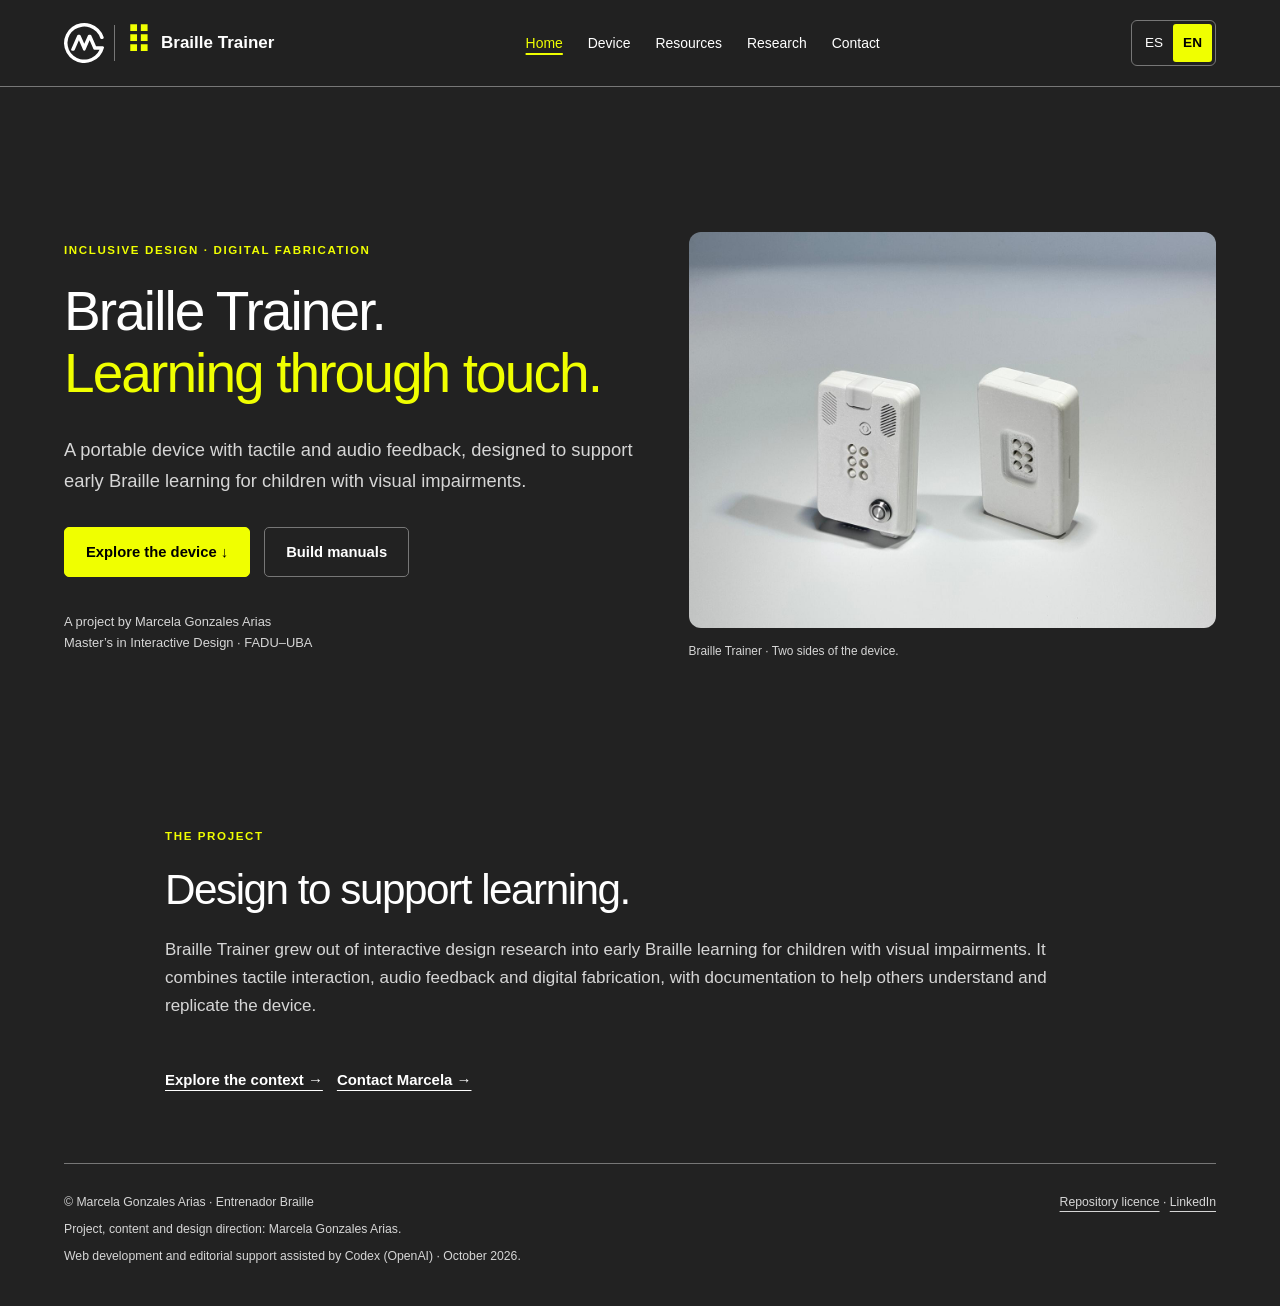
<file: index.html>
<!doctype html><html lang="es"><head><meta charset="utf-8"><meta name="viewport" content="width=device-width,initial-scale=1"><title>Inicio | Entrenador Braille</title><meta name="description" content="Entrenador Braille: contexto, dispositivo, manuales y archivos para replicar el proyecto."><meta name="theme-color" content="#222222"><link rel="stylesheet" href="assets/css/repository.css"><script defer src="assets/js/repository.js"></script></head><body data-title-es="Inicio" data-title-en="Home"><a class="skip" href="#main"><span lang="es">Saltar al contenido</span><span lang="en">Skip to content</span></a><header><a class="brand" href="index.html"><img class="author-logo" src="assets/css/images/logomga-07.svg" alt="Logo de Marcela Gonzales" data-es-alt="Logo de Marcela Gonzales" data-en-alt="Marcela Gonzales logo"><span class="brand-dots" aria-hidden="true">⠿</span><span><span lang="es">Entrenador Braille</span><span lang="en">Braille Trainer</span></span></a><nav aria-label="Principal" data-es-label="Principal" data-en-label="Main"><a href="index.html" aria-current="page"><span lang="es">Inicio</span><span lang="en">Home</span></a><a href="dispositivo.html"><span lang="es">Dispositivo</span><span lang="en">Device</span></a><a href="recursos.html"><span lang="es">Recursos</span><span lang="en">Resources</span></a><a href="investigacion.html"><span lang="es">Investigación</span><span lang="en">Research</span></a><a href="contacto.html"><span lang="es">Contacto</span><span lang="en">Contact</span></a></nav><div class="language" role="group" aria-label="Idioma / Language"><button type="button" data-lang="es" aria-pressed="true">ES</button><button type="button" data-lang="en" aria-pressed="false">EN</button></div></header><main id="main"><section class="hero wrap" id="intro"><div class="hero-copy"><p class="eyebrow"><span lang="es">Diseño inclusivo · Fabricación digital</span><span lang="en">Inclusive design · Digital fabrication</span></p><h1><span lang="es">Entrenador Braille.<br><em>Aprender con las manos.</em></span><span lang="en">Braille Trainer.<br><em>Learning through touch.</em></span></h1><p class="lead"><span lang="es">Un dispositivo portátil con retroalimentación táctil y sonora, diseñado para apoyar el aprendizaje inicial del Braille en niños con discapacidad visual.</span><span lang="en">A portable device with tactile and audio feedback, designed to support early Braille learning for children with visual impairments.</span></p><div class="actions"><a class="button primary" href="dispositivo.html"><span lang="es">Explorar el dispositivo ↓</span><span lang="en">Explore the device ↓</span></a><a class="button" href="recursos.html"><span lang="es">Manuales para replicar</span><span lang="en">Build manuals</span></a></div><p class="credit"><span lang="es">Proyecto de Marcela Gonzales Arias<br>Maestría en Diseño Interactivo · FADU–UBA</span><span lang="en">A project by Marcela Gonzales Arias<br>Master’s in Interactive Design · FADU–UBA</span></p></div><figure class="hero-image"><img src="images/index/dispositivo-vistas-principales.jpeg" width="1280" height="960" alt="Dos unidades blancas del Entrenador Braille de pie: una muestra la cara con botón validador y la otra, la cara con pines en relieve." data-es-alt="Dos unidades blancas del Entrenador Braille de pie: una muestra la cara con botón validador y la otra, la cara con pines en relieve." data-en-alt="Two white Braille Trainer units standing upright: one shows the side with the validation button and the other the side with raised pins." fetchpriority="high"><figcaption><span lang="es">Entrenador Braille · Dos caras del dispositivo.</span><span lang="en">Braille Trainer · Two sides of the device.</span></figcaption></figure></section><section class="wrap home-context"><p class="eyebrow"><span lang="es">El proyecto</span><span lang="en">The project</span></p><h2><span lang="es">Diseño para apoyar el aprendizaje.</span><span lang="en">Design to support learning.</span></h2><p><span lang="es">El Entrenador Braille nace de una investigación de diseño interactivo sobre el aprendizaje inicial del Braille en niños con discapacidad visual. Combina interacción táctil, respuesta sonora y fabricación digital, con documentación para comprender y replicar el dispositivo.</span><span lang="en">Braille Trainer grew out of interactive design research into early Braille learning for children with visual impairments. It combines tactile interaction, audio feedback and digital fabrication, with documentation to help others understand and replicate the device.</span></p><div class="actions"><a class="text-link" href="investigacion.html"><span lang="es">Conocer el contexto →</span><span lang="en">Explore the context →</span></a><a class="text-link" href="contacto.html"><span lang="es">Contactar con Marcela →</span><span lang="en">Contact Marcela →</span></a></div></section></main><footer class="wrap"><div><p>© Marcela Gonzales Arias · Entrenador Braille</p><p><span lang="es">Proyecto, contenidos y dirección de diseño: Marcela Gonzales Arias.</span><span lang="en">Project, content and design direction: Marcela Gonzales Arias.</span></p><p><span lang="es">Desarrollo web y apoyo editorial con asistencia de Codex (OpenAI) · octubre de 2026.</span><span lang="en">Web development and editorial support assisted by Codex (OpenAI) · October 2026.</span></p></div><div><a class="" href="LICENSE"><span lang="es">Licencia del repositorio</span><span lang="en">Repository licence</span></a> · <a class="" href="https://www.linkedin.com/in/marcela-gonzales-arias/"><span lang="es">LinkedIn</span><span lang="en">LinkedIn</span></a></div></footer><noscript><p class="noscript">El contenido y los enlaces están disponibles sin JavaScript. Actívalo para cambiar el idioma y explorar el modelo 3D.</p></noscript></body></html>
</file>
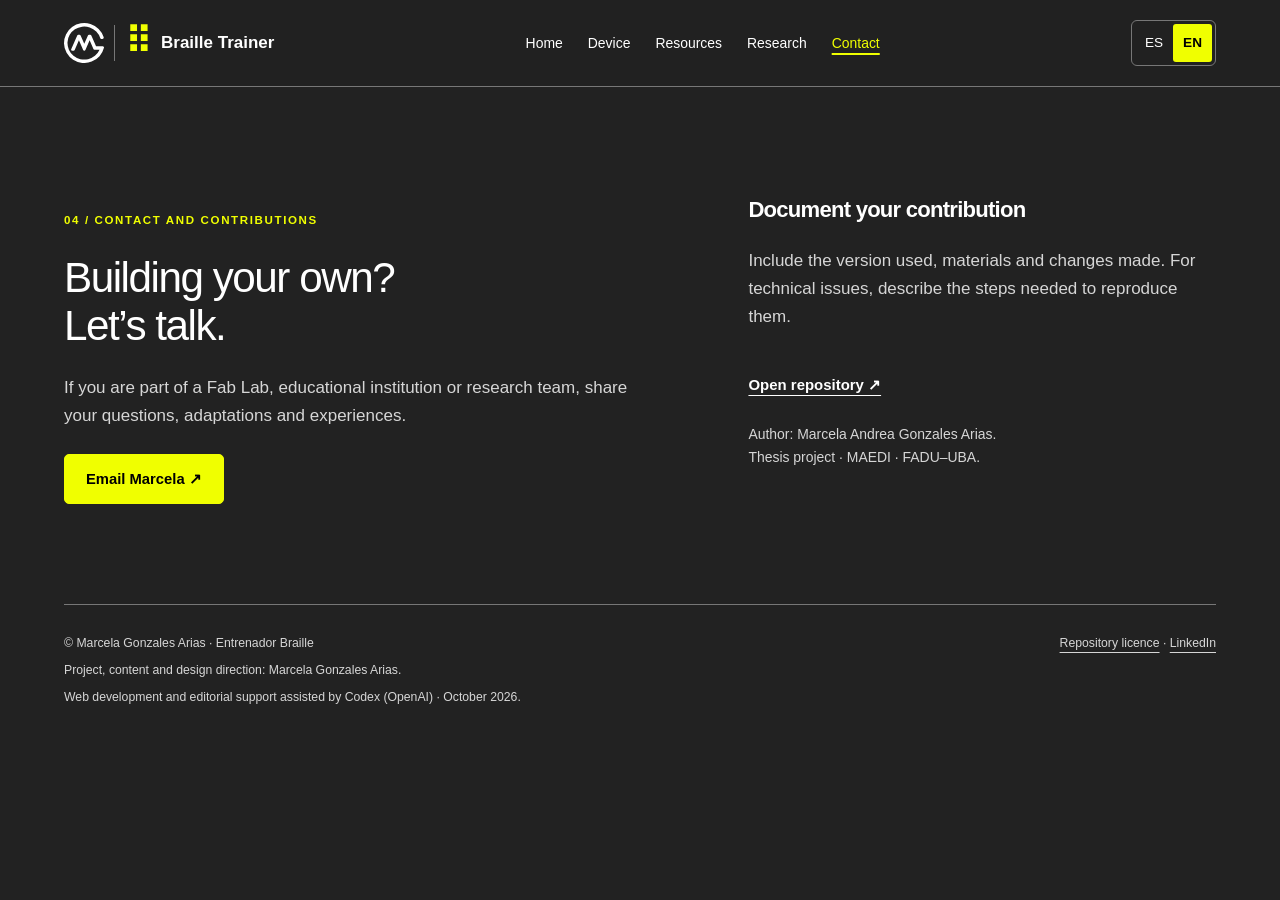
<file: contacto.html>
<!doctype html><html lang="es"><head><meta charset="utf-8"><meta name="viewport" content="width=device-width,initial-scale=1"><title>Contacto | Entrenador Braille</title><meta name="description" content="Entrenador Braille: contexto, dispositivo, manuales y archivos para replicar el proyecto."><meta name="theme-color" content="#222222"><link rel="stylesheet" href="assets/css/repository.css"><script defer src="assets/js/repository.js"></script></head><body data-title-es="Contacto" data-title-en="Contact"><a class="skip" href="#main"><span lang="es">Saltar al contenido</span><span lang="en">Skip to content</span></a><header><a class="brand" href="index.html"><img class="author-logo" src="assets/css/images/logomga-07.svg" alt="Logo de Marcela Gonzales" data-es-alt="Logo de Marcela Gonzales" data-en-alt="Marcela Gonzales logo"><span class="brand-dots" aria-hidden="true">⠿</span><span><span lang="es">Entrenador Braille</span><span lang="en">Braille Trainer</span></span></a><nav aria-label="Principal" data-es-label="Principal" data-en-label="Main"><a href="index.html"><span lang="es">Inicio</span><span lang="en">Home</span></a><a href="dispositivo.html"><span lang="es">Dispositivo</span><span lang="en">Device</span></a><a href="recursos.html"><span lang="es">Recursos</span><span lang="en">Resources</span></a><a href="investigacion.html"><span lang="es">Investigación</span><span lang="en">Research</span></a><a href="contacto.html" aria-current="page"><span lang="es">Contacto</span><span lang="en">Contact</span></a></nav><div class="language" role="group" aria-label="Idioma / Language"><button type="button" data-lang="es" aria-pressed="true">ES</button><button type="button" data-lang="en" aria-pressed="false">EN</button></div></header><main id="main"><section class="section wrap contact" id="three"><div><p class="eyebrow">04 / <span lang="es">Contacto y contribuciones</span><span lang="en">Contact and contributions</span></p><h1 class="page-title"><span lang="es">¿Lo estás replicando?<br>Conversemos.</span><span lang="en">Building your own?<br>Let’s talk.</span></h1><p><span lang="es">Si formas parte de un Fab Lab, una institución educativa o un equipo de investigación, comparte tus preguntas, adaptaciones y experiencias.</span><span lang="en">If you are part of a Fab Lab, educational institution or research team, share your questions, adaptations and experiences.</span></p><a class="button primary" href="mailto:marcela.gonzales@pucp.edu.pe"><span lang="es">Escribir a Marcela ↗</span><span lang="en">Email Marcela ↗</span></a></div><div><h3><span lang="es">Documenta tu contribución</span><span lang="en">Document your contribution</span></h3><p><span lang="es">Indica la versión utilizada, los materiales y los cambios realizados. Para problemas técnicos, incluye los pasos que permiten reproducirlos.</span><span lang="en">Include the version used, materials and changes made. For technical issues, describe the steps needed to reproduce them.</span></p><a class="text-link" href="https://github.com/mgonzari/BrailleTrainer"><span lang="es">Abrir repositorio ↗</span><span lang="en">Open repository ↗</span></a><p class="small"><span lang="es">Autora: Marcela Andrea Gonzales Arias.<br>Proyecto de tesis · MAEDI · FADU–UBA.</span><span lang="en">Author: Marcela Andrea Gonzales Arias.<br>Thesis project · MAEDI · FADU–UBA.</span></p></div></section></main><footer class="wrap"><div><p>© Marcela Gonzales Arias · Entrenador Braille</p><p><span lang="es">Proyecto, contenidos y dirección de diseño: Marcela Gonzales Arias.</span><span lang="en">Project, content and design direction: Marcela Gonzales Arias.</span></p><p><span lang="es">Desarrollo web y apoyo editorial con asistencia de Codex (OpenAI) · octubre de 2026.</span><span lang="en">Web development and editorial support assisted by Codex (OpenAI) · October 2026.</span></p></div><div><a class="" href="LICENSE"><span lang="es">Licencia del repositorio</span><span lang="en">Repository licence</span></a> · <a class="" href="https://www.linkedin.com/in/marcela-gonzales-arias/"><span lang="es">LinkedIn</span><span lang="en">LinkedIn</span></a></div></footer><noscript><p class="noscript">El contenido y los enlaces están disponibles sin JavaScript. Actívalo para cambiar el idioma y explorar el modelo 3D.</p></noscript></body></html>
</file>
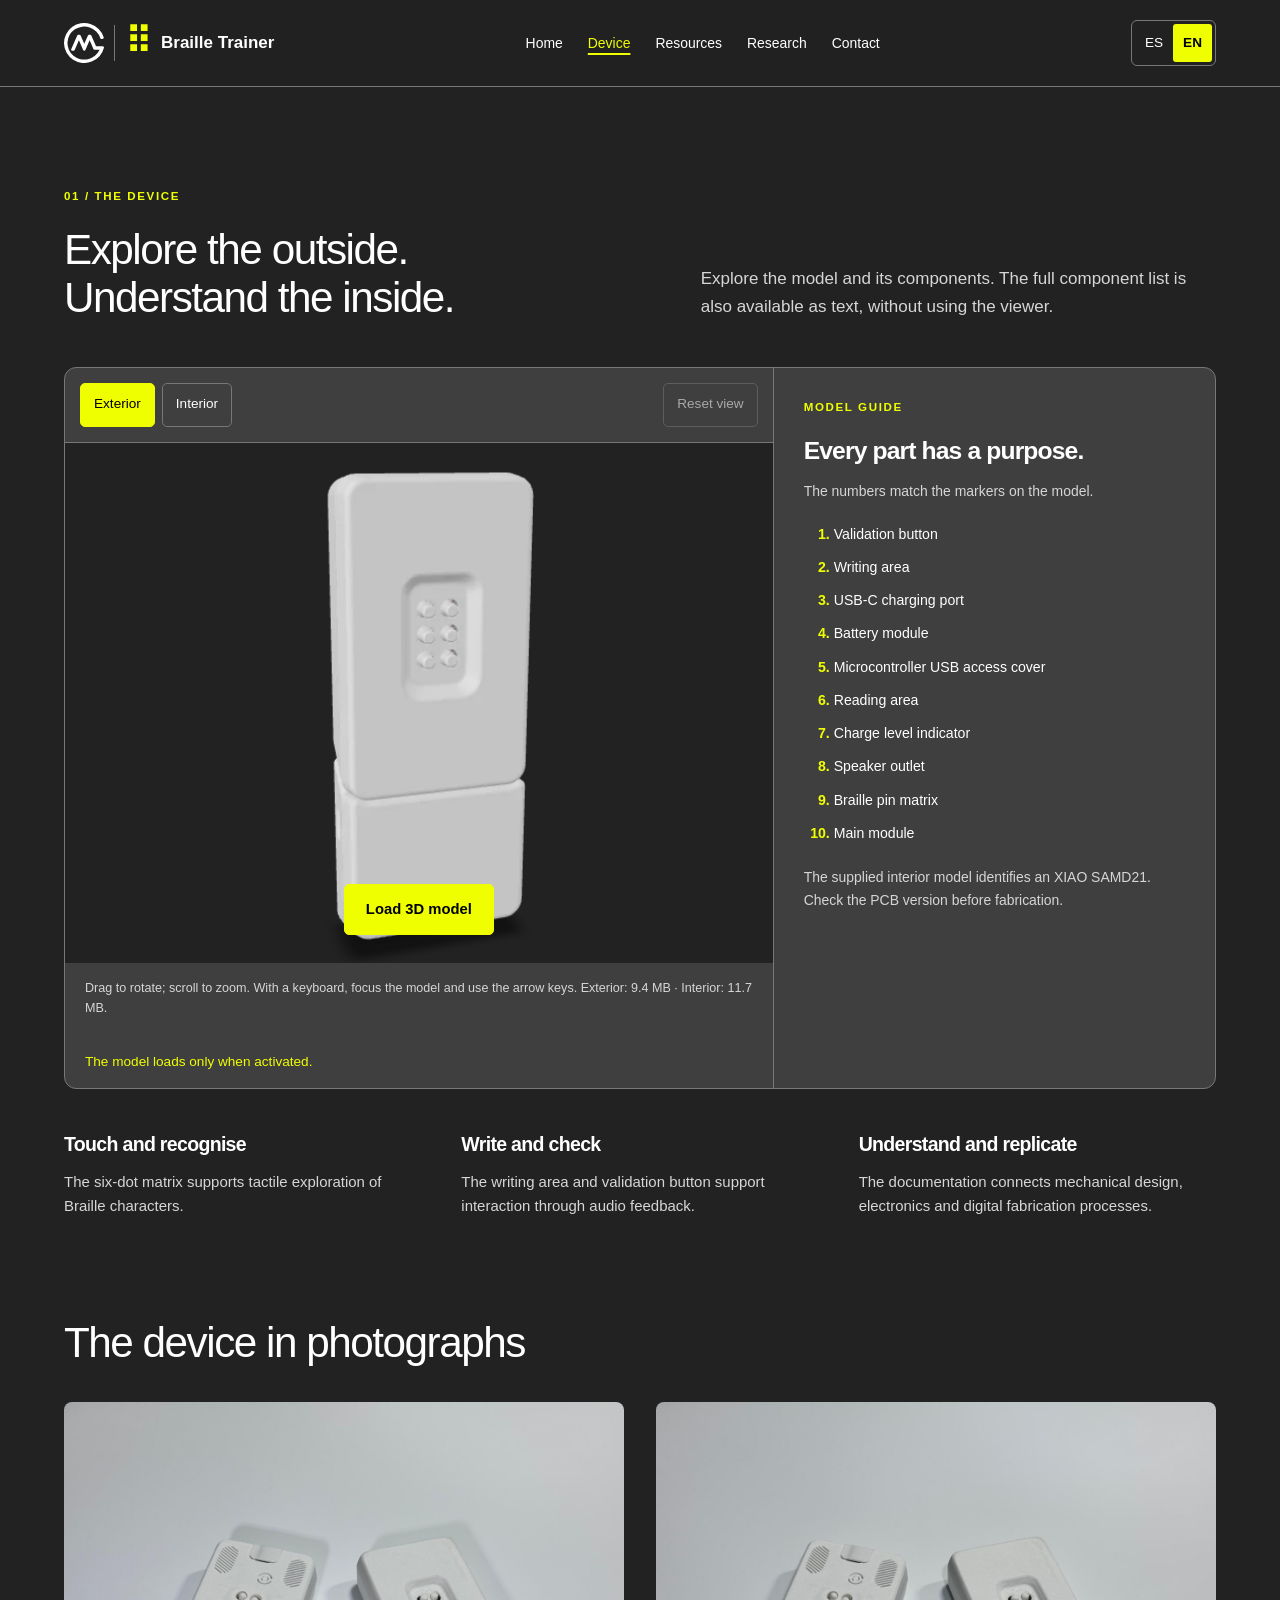
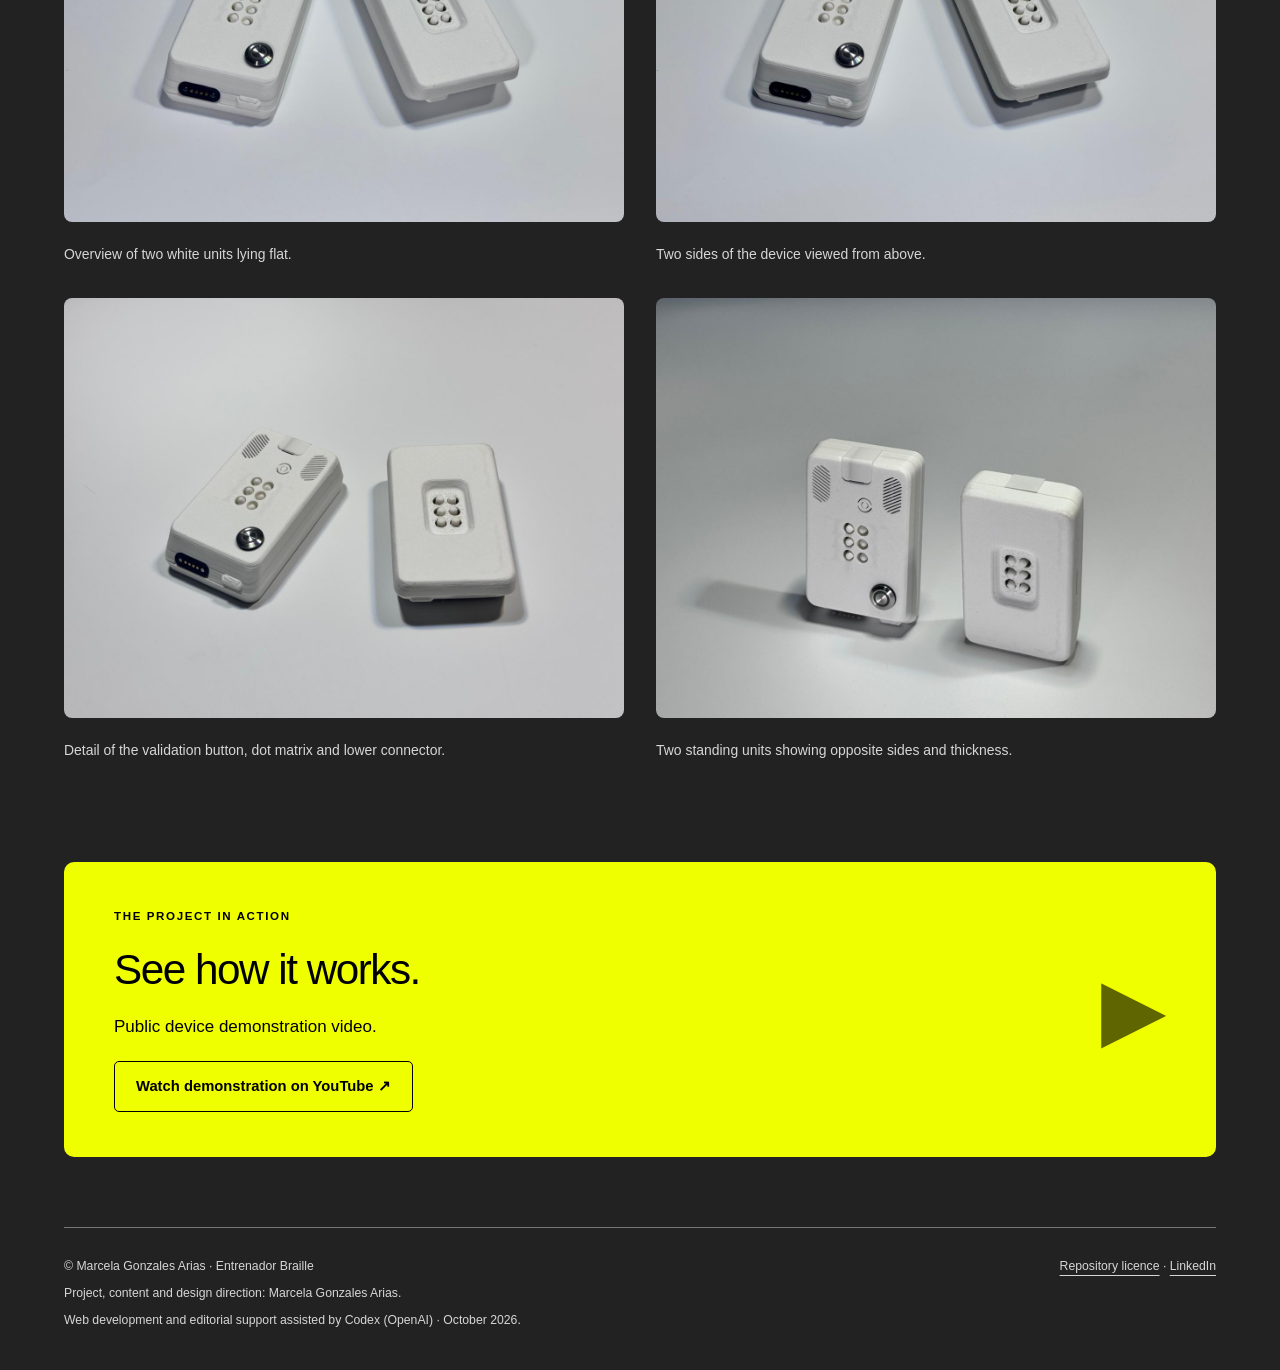
<file: dispositivo.html>
<!doctype html><html lang="es"><head><meta charset="utf-8"><meta name="viewport" content="width=device-width,initial-scale=1"><title>Dispositivo | Entrenador Braille</title><meta name="description" content="Entrenador Braille: contexto, dispositivo, manuales y archivos para replicar el proyecto."><meta name="theme-color" content="#222222"><link rel="stylesheet" href="assets/css/repository.css"><script defer src="assets/js/models.js"></script><script defer src="assets/js/repository.js"></script></head><body data-title-es="Dispositivo" data-title-en="Device"><a class="skip" href="#main"><span lang="es">Saltar al contenido</span><span lang="en">Skip to content</span></a><header><a class="brand" href="index.html"><img class="author-logo" src="assets/css/images/logomga-07.svg" alt="Logo de Marcela Gonzales" data-es-alt="Logo de Marcela Gonzales" data-en-alt="Marcela Gonzales logo"><span class="brand-dots" aria-hidden="true">⠿</span><span><span lang="es">Entrenador Braille</span><span lang="en">Braille Trainer</span></span></a><nav aria-label="Principal" data-es-label="Principal" data-en-label="Main"><a href="index.html"><span lang="es">Inicio</span><span lang="en">Home</span></a><a href="dispositivo.html" aria-current="page"><span lang="es">Dispositivo</span><span lang="en">Device</span></a><a href="recursos.html"><span lang="es">Recursos</span><span lang="en">Resources</span></a><a href="investigacion.html"><span lang="es">Investigación</span><span lang="en">Research</span></a><a href="contacto.html"><span lang="es">Contacto</span><span lang="en">Contact</span></a></nav><div class="language" role="group" aria-label="Idioma / Language"><button type="button" data-lang="es" aria-pressed="true">ES</button><button type="button" data-lang="en" aria-pressed="false">EN</button></div></header><main id="main"><section class="section wrap" id="dispositivo"><div class="section-heading"><div><p class="eyebrow">01 / <span lang="es">El dispositivo</span><span lang="en">The device</span></p><h1 class="page-title"><span lang="es">Míralo por fuera.<br>Entiéndelo por dentro.</span><span lang="en">Explore the outside.<br>Understand the inside.</span></h1></div><p><span lang="es">Recorre el modelo y consulta sus componentes. También encontrarás la lista completa en texto, sin necesidad de usar el visor.</span><span lang="en">Explore the model and its components. The full component list is also available as text, without using the viewer.</span></p></div>
<div class="explorer"><div class="viewer-column"><div class="viewer-toolbar" role="group" aria-label="Vista del modelo" data-es-label="Vista del modelo" data-en-label="Model view"><button type="button" data-mode="exterior" aria-pressed="true"><span lang="es">Exterior</span><span lang="en">Exterior</span></button><button type="button" data-mode="interior" aria-pressed="false"><span lang="es">Interior</span><span lang="en">Interior</span></button><button type="button" id="reset" disabled><span lang="es">Restablecer vista</span><span lang="en">Reset view</span></button></div><div class="stage"><img id="poster" src="assets/models/exterior.webp" alt="Vista previa del modelo exterior" data-es-alt="Vista previa del modelo exterior" data-en-alt="Exterior model preview"><div id="model-slot"></div><button type="button" id="load-model" class="button primary"><span lang="es">Activar modelo 3D</span><span lang="en">Load 3D model</span></button></div><p class="viewer-help"><span lang="es">Arrastra para girar; usa la rueda para acercarte. Con teclado, enfoca el modelo y usa las flechas. Exterior: 9,4 MB · Interior: 11,7 MB.</span><span lang="en">Drag to rotate; scroll to zoom. With a keyboard, focus the model and use the arrow keys. Exterior: 9.4 MB · Interior: 11.7 MB.</span></p><p id="viewer-status" role="status" class="status"></p></div><aside class="parts"><p class="eyebrow"><span lang="es">Guía del modelo</span><span lang="en">Model guide</span></p><h3><span lang="es">Cada pieza tiene un propósito.</span><span lang="en">Every part has a purpose.</span></h3><p><span lang="es">Los números corresponden a los puntos del modelo.</span><span lang="en">The numbers match the markers on the model.</span></p><ol id="part-list"></ol><noscript><p>Exterior: botón validador, zonas de escritura y lectura, carga USB-C, batería, matriz Braille y parlante. Interior: XIAO SAMD21, DFPlayer mini, conectores, TP4056, MT3608 y batería.</p></noscript><p class="small"><span lang="es">El modelo interior suministrado identifica un XIAO SAMD21. Consulta la versión de PCB antes de fabricar.</span><span lang="en">The supplied interior model identifies an XIAO SAMD21. Check the PCB version before fabrication.</span></p></aside></div>
<div class="device-summary"><div><h3><span lang="es">Tocar y reconocer</span><span lang="en">Touch and recognise</span></h3><p><span lang="es">La matriz de seis puntos permite explorar la representación táctil de los caracteres Braille.</span><span lang="en">The six-dot matrix supports tactile exploration of Braille characters.</span></p></div><div><h3><span lang="es">Escribir y comprobar</span><span lang="en">Write and check</span></h3><p><span lang="es">La zona de escritura y el botón validador acompañan la interacción con retroalimentación sonora.</span><span lang="en">The writing area and validation button support interaction through audio feedback.</span></p></div><div><h3><span lang="es">Comprender y replicar</span><span lang="en">Understand and replicate</span></h3><p><span lang="es">La documentación conecta el diseño mecánico, la electrónica y los procesos de fabricación digital.</span><span lang="en">The documentation connects mechanical design, electronics and digital fabrication processes.</span></p></div></div></section><section class="wrap section gallery-section"><h2><span lang="es">El dispositivo en fotografías</span><span lang="en">The device in photographs</span></h2><div class="photo-gallery"><figure><a href="images/index/dispositivo-vista-general.jpeg" aria-label="Vista general de dos unidades blancas acostadas." data-es-label="Vista general de dos unidades blancas acostadas." data-en-label="Overview of two white units lying flat."><img src="images/index/dispositivo-vista-general.jpeg" width="1280" height="960" loading="lazy" alt="Vista general de dos unidades blancas acostadas." data-es-alt="Vista general de dos unidades blancas acostadas." data-en-alt="Overview of two white units lying flat."></a><figcaption><span lang="es">Vista general de dos unidades blancas acostadas.</span><span lang="en">Overview of two white units lying flat.</span></figcaption></figure><figure><a href="images/index/dispositivo-vistas-acostadas.jpeg" aria-label="Dos caras del dispositivo vistas desde arriba." data-es-label="Dos caras del dispositivo vistas desde arriba." data-en-label="Two sides of the device viewed from above."><img src="images/index/dispositivo-vistas-acostadas.jpeg" width="1280" height="960" loading="lazy" alt="Dos caras del dispositivo vistas desde arriba." data-es-alt="Dos caras del dispositivo vistas desde arriba." data-en-alt="Two sides of the device viewed from above."></a><figcaption><span lang="es">Dos caras del dispositivo vistas desde arriba.</span><span lang="en">Two sides of the device viewed from above.</span></figcaption></figure><figure><a href="images/index/dispositivo-detalle-conectores.jpeg" aria-label="Detalle del botón validador, matriz de puntos y conector inferior." data-es-label="Detalle del botón validador, matriz de puntos y conector inferior." data-en-label="Detail of the validation button, dot matrix and lower connector."><img src="images/index/dispositivo-detalle-conectores.jpeg" width="1280" height="960" loading="lazy" alt="Detalle del botón validador, matriz de puntos y conector inferior." data-es-alt="Detalle del botón validador, matriz de puntos y conector inferior." data-en-alt="Detail of the validation button, dot matrix and lower connector."></a><figcaption><span lang="es">Detalle del botón validador, matriz de puntos y conector inferior.</span><span lang="en">Detail of the validation button, dot matrix and lower connector.</span></figcaption></figure><figure><a href="images/index/dispositivo-vistas-verticales.jpeg" aria-label="Dos unidades de pie, mostrando las caras opuestas y el espesor." data-es-label="Dos unidades de pie, mostrando las caras opuestas y el espesor." data-en-label="Two standing units showing opposite sides and thickness."><img src="images/index/dispositivo-vistas-verticales.jpeg" width="1280" height="960" loading="lazy" alt="Dos unidades de pie, mostrando las caras opuestas y el espesor." data-es-alt="Dos unidades de pie, mostrando las caras opuestas y el espesor." data-en-alt="Two standing units showing opposite sides and thickness."></a><figcaption><span lang="es">Dos unidades de pie, mostrando las caras opuestas y el espesor.</span><span lang="en">Two standing units showing opposite sides and thickness.</span></figcaption></figure></div></section><section class="media-section wrap"><div><p class="eyebrow"><span lang="es">El proyecto en acción</span><span lang="en">The project in action</span></p><h2><span lang="es">Conoce su funcionamiento.</span><span lang="en">See how it works.</span></h2><p><span lang="es">Video público de demostración del dispositivo.</span><span lang="en">Public device demonstration video.</span></p><a class="button" href="https://youtu.be/ZruF-VgQvOI"><span lang="es">Ver demostración en YouTube ↗</span><span lang="en">Watch demonstration on YouTube ↗</span></a></div><div class="media-mark" aria-hidden="true">▶</div></section></main><footer class="wrap"><div><p>© Marcela Gonzales Arias · Entrenador Braille</p><p><span lang="es">Proyecto, contenidos y dirección de diseño: Marcela Gonzales Arias.</span><span lang="en">Project, content and design direction: Marcela Gonzales Arias.</span></p><p><span lang="es">Desarrollo web y apoyo editorial con asistencia de Codex (OpenAI) · octubre de 2026.</span><span lang="en">Web development and editorial support assisted by Codex (OpenAI) · October 2026.</span></p></div><div><a class="" href="LICENSE"><span lang="es">Licencia del repositorio</span><span lang="en">Repository licence</span></a> · <a class="" href="https://www.linkedin.com/in/marcela-gonzales-arias/"><span lang="es">LinkedIn</span><span lang="en">LinkedIn</span></a></div></footer><noscript><p class="noscript">El contenido y los enlaces están disponibles sin JavaScript. Actívalo para cambiar el idioma y explorar el modelo 3D.</p></noscript></body></html>
</file>
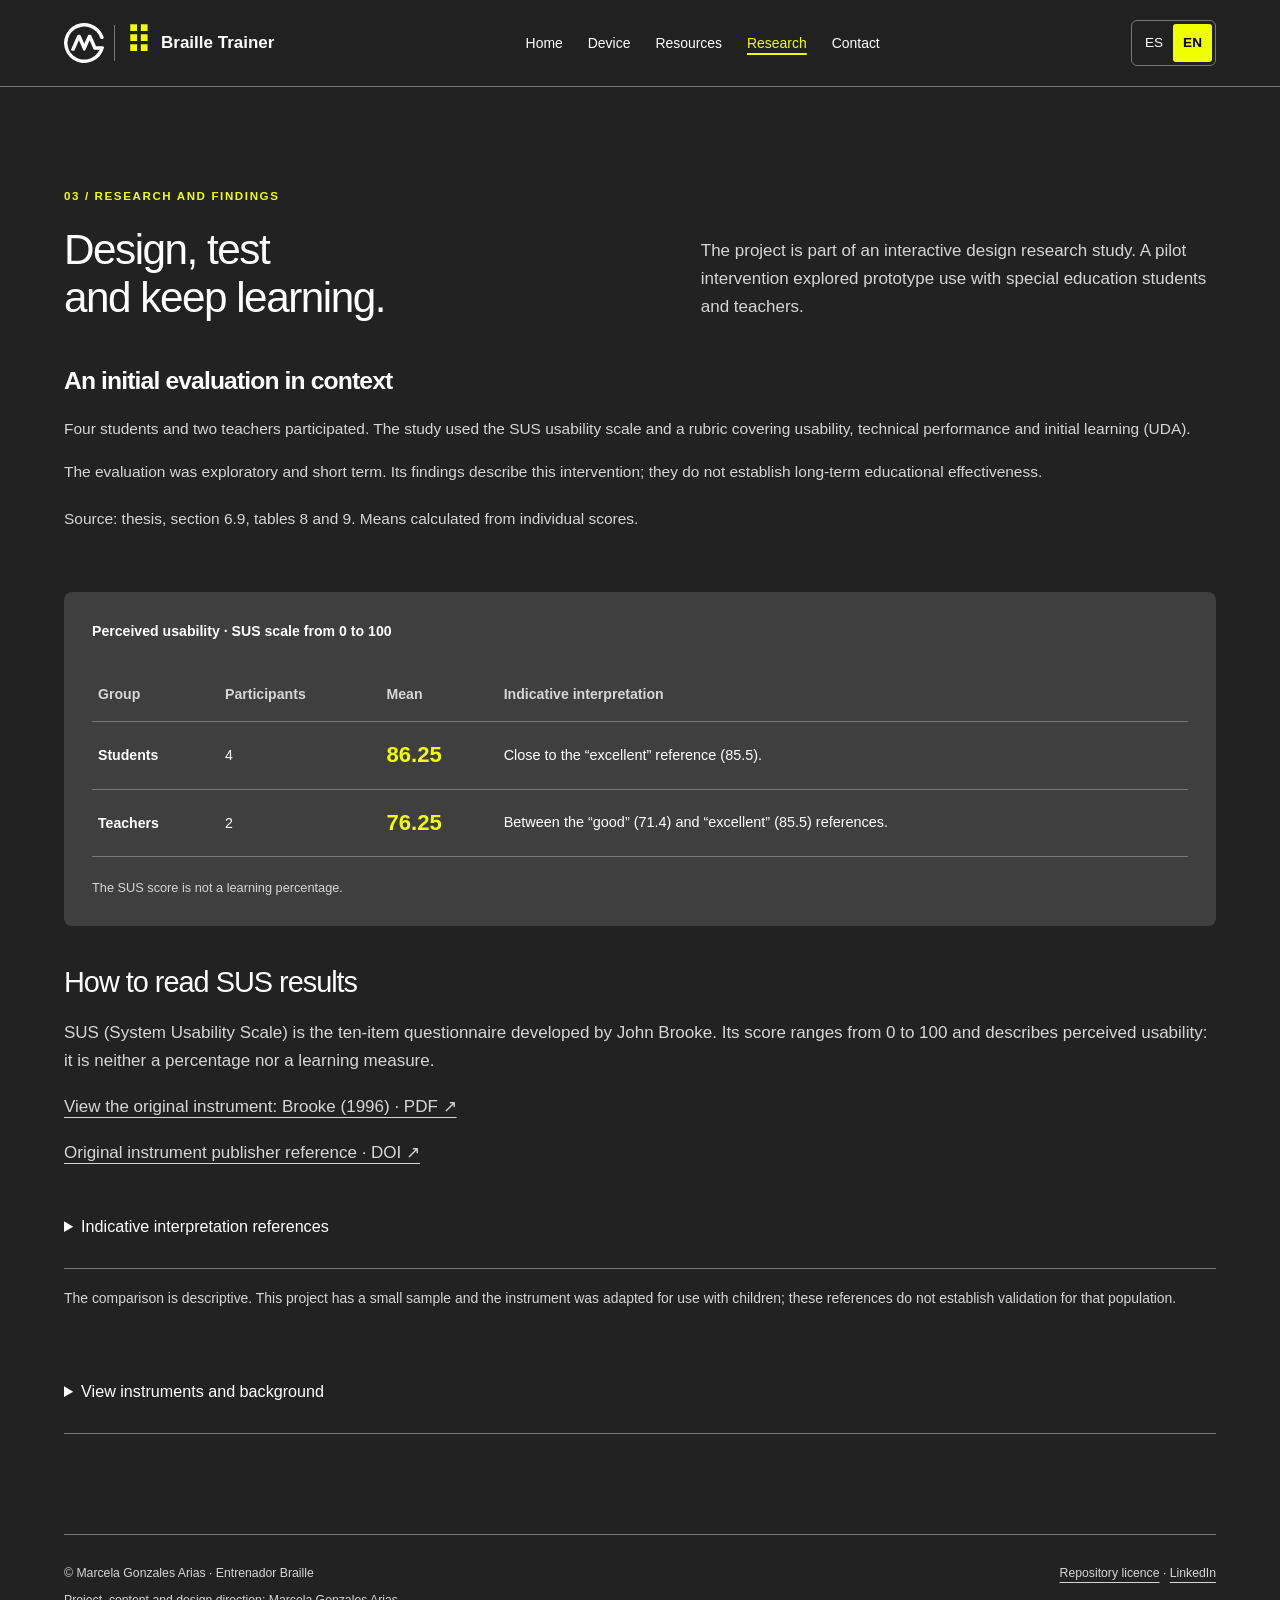
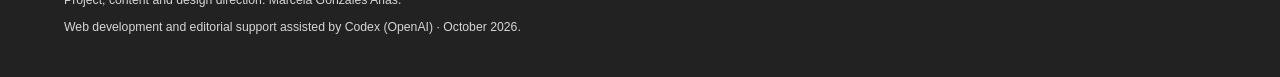
<file: investigacion.html>
<!doctype html><html lang="es"><head><meta charset="utf-8"><meta name="viewport" content="width=device-width,initial-scale=1"><title>Investigación | Entrenador Braille</title><meta name="description" content="Entrenador Braille: contexto, dispositivo, manuales y archivos para replicar el proyecto."><meta name="theme-color" content="#222222"><link rel="stylesheet" href="assets/css/repository.css"><script defer src="assets/js/repository.js"></script></head><body data-title-es="Investigación" data-title-en="Research"><a class="skip" href="#main"><span lang="es">Saltar al contenido</span><span lang="en">Skip to content</span></a><header><a class="brand" href="index.html"><img class="author-logo" src="assets/css/images/logomga-07.svg" alt="Logo de Marcela Gonzales" data-es-alt="Logo de Marcela Gonzales" data-en-alt="Marcela Gonzales logo"><span class="brand-dots" aria-hidden="true">⠿</span><span><span lang="es">Entrenador Braille</span><span lang="en">Braille Trainer</span></span></a><nav aria-label="Principal" data-es-label="Principal" data-en-label="Main"><a href="index.html"><span lang="es">Inicio</span><span lang="en">Home</span></a><a href="dispositivo.html"><span lang="es">Dispositivo</span><span lang="en">Device</span></a><a href="recursos.html"><span lang="es">Recursos</span><span lang="en">Resources</span></a><a href="investigacion.html" aria-current="page"><span lang="es">Investigación</span><span lang="en">Research</span></a><a href="contacto.html"><span lang="es">Contacto</span><span lang="en">Contact</span></a></nav><div class="language" role="group" aria-label="Idioma / Language"><button type="button" data-lang="es" aria-pressed="true">ES</button><button type="button" data-lang="en" aria-pressed="false">EN</button></div></header><main id="main"><section class="section wrap" id="resultados"><span id="one" class="anchor"></span><div class="section-heading"><div><p class="eyebrow">03 / <span lang="es">Investigación y resultados</span><span lang="en">Research and findings</span></p><h1 class="page-title"><span lang="es">Diseñar, probar<br>y seguir aprendiendo.</span><span lang="en">Design, test<br>and keep learning.</span></h1></div><p><span lang="es">El proyecto forma parte de una investigación de diseño interactivo. Una intervención piloto permitió observar el uso del prototipo con estudiantes y docentes de educación especial.</span><span lang="en">The project is part of an interactive design research study. A pilot intervention explored prototype use with special education students and teachers.</span></p></div><div class="research-grid"><div><h3><span lang="es">Una primera evaluación en contexto</span><span lang="en">An initial evaluation in context</span></h3><p><span lang="es">Participaron cuatro estudiantes y dos docentes. Se emplearon la escala de usabilidad SUS y una rúbrica de usabilidad, desempeño técnico y aprendizaje inicial (UDA).</span><span lang="en">Four students and two teachers participated. The study used the SUS usability scale and a rubric covering usability, technical performance and initial learning (UDA).</span></p><p><span lang="es">La evaluación fue exploratoria y de corto plazo. Sus resultados describen esta intervención; no demuestran eficacia educativa a largo plazo.</span><span lang="en">The evaluation was exploratory and short term. Its findings describe this intervention; they do not establish long-term educational effectiveness.</span></p><p class="small"><span lang="es">Fuente: tesis, sección 6.9, tablas 8 y 9. Promedios calculados a partir de los puntajes individuales.</span><span lang="en">Source: thesis, section 6.9, tables 8 and 9. Means calculated from individual scores.</span></p></div><div class="research-data"><table><caption><span lang="es">Usabilidad percibida · escala SUS de 0 a 100</span><span lang="en">Perceived usability · SUS scale from 0 to 100</span></caption><thead><tr><th scope="col"><span lang="es">Grupo</span><span lang="en">Group</span></th><th scope="col"><span lang="es">Participantes</span><span lang="en">Participants</span></th><th scope="col"><span lang="es">Promedio</span><span lang="en">Mean</span></th><th scope="col"><span lang="es">Lectura orientativa</span><span lang="en">Indicative interpretation</span></th></tr></thead><tbody><tr><th scope="row"><span lang="es">Estudiantes</span><span lang="en">Students</span></th><td>4</td><td><span lang="es">86,25</span><span lang="en">86.25</span></td><td><span lang="es">Próximo a la referencia «excelente» (85,5).</span><span lang="en">Close to the “excellent” reference (85.5).</span></td></tr><tr><th scope="row"><span lang="es">Docentes</span><span lang="en">Teachers</span></th><td>2</td><td><span lang="es">76,25</span><span lang="en">76.25</span></td><td><span lang="es">Entre las referencias «bueno» (71,4) y «excelente» (85,5).</span><span lang="en">Between the “good” (71.4) and “excellent” (85.5) references.</span></td></tr></tbody></table><p><span lang="es">El puntaje SUS no es un porcentaje de aprendizaje.</span><span lang="en">The SUS score is not a learning percentage.</span></p></div></div><section class="wrap sus-guide"><h2><span lang="es">Cómo leer los resultados SUS</span><span lang="en">How to read SUS results</span></h2><p><span lang="es">SUS (System Usability Scale) es el cuestionario de diez ítems desarrollado por John Brooke. Su puntaje va de 0 a 100 y describe usabilidad percibida: no es un porcentaje ni una medida del aprendizaje.</span><span lang="en">SUS (System Usability Scale) is the ten-item questionnaire developed by John Brooke. Its score ranges from 0 to 100 and describes perceived usability: it is neither a percentage nor a learning measure.</span></p><p><a class="" href="https://hci-studies.org/methods-and-measures/downloads/SUS_Brooke1996.pdf"><span lang="es">Consultar el instrumento original: Brooke (1996) · PDF ↗</span><span lang="en">View the original instrument: Brooke (1996) · PDF ↗</span></a></p><p><a href="https://doi.org/10.1201/9781498710411-35"><span lang="es">Referencia editorial del instrumento original · DOI ↗</span><span lang="en">Original instrument publisher reference · DOI ↗</span></a></p><details><summary><span lang="es">Referencias orientativas de interpretación</span><span lang="en">Indicative interpretation references</span></summary><p><span lang="es">Bangor, Kortum y Miller (2009) relacionaron puntuaciones SUS con valoraciones verbales. Estos valores son promedios asociados a cada valoración, no límites rígidos entre categorías.</span><span lang="en">Bangor, Kortum and Miller (2009) related SUS scores to verbal ratings. These values are means associated with each rating, not strict category boundaries.</span></p><table><caption><span lang="es">Puntos de referencia · no son rangos de clasificación</span><span lang="en">Reference points · not classification ranges</span></caption><thead><tr><th scope="col"><span lang="es">Valoración</span><span lang="en">Rating</span></th><th scope="col"><span lang="es">Promedio SUS de referencia</span><span lang="en">Reference SUS mean</span></th></tr></thead><tbody><tr><th scope="row"><span lang="es">Peor imaginable</span><span lang="en">Worst imaginable</span></th><td><span lang="es">12,5</span><span lang="en">12.5</span></td></tr><tr><th scope="row"><span lang="es">Pésimo</span><span lang="en">Awful</span></th><td><span lang="es">20,3</span><span lang="en">20.3</span></td></tr><tr><th scope="row"><span lang="es">Deficiente</span><span lang="en">Poor</span></th><td><span lang="es">35,7</span><span lang="en">35.7</span></td></tr><tr><th scope="row"><span lang="es">Regular («OK» en el estudio)</span><span lang="en">OK (original study label)</span></th><td><span lang="es">50,9</span><span lang="en">50.9</span></td></tr><tr><th scope="row"><span lang="es">Bueno</span><span lang="en">Good</span></th><td><span lang="es">71,4</span><span lang="en">71.4</span></td></tr><tr><th scope="row"><span lang="es">Excelente</span><span lang="en">Excellent</span></th><td><span lang="es">85,5</span><span lang="en">85.5</span></td></tr><tr><th scope="row"><span lang="es">Mejor imaginable</span><span lang="en">Best imaginable</span></th><td><span lang="es">90,9</span><span lang="en">90.9</span></td></tr></tbody></table><p><a class="" href="https://www.researchgate.net/publication/228368593_Determining_What_Individual_SUS_Scores_Mean_Adding_an_Adjective_Rating_Scale"><span lang="es">Fuente: Bangor, Kortum y Miller (2009), tabla 1 · artículo ↗</span><span lang="en">Source: Bangor, Kortum and Miller (2009), Table 1 · article ↗</span></a></p></details><p class="small"><span lang="es">La comparación es descriptiva. La muestra de este proyecto es pequeña y el instrumento se adaptó para su aplicación con niños; estas referencias no constituyen una validación específica para esa población.</span><span lang="en">The comparison is descriptive. This project has a small sample and the instrument was adapted for use with children; these references do not establish validation for that population.</span></p></section><details><summary><span lang="es">Consultar instrumentos y antecedentes</span><span lang="en">View instruments and background</span></summary><ul><li><a class="" href="https://forms.gle/KdWv7cugSgcJVzww9"><span lang="es">Cuestionario SUS · adultos</span><span lang="en">SUS questionnaire · adults</span></a></li><li><a class="" href="https://forms.gle/Vsp9kaXkZfnVUFct8"><span lang="es">Cuestionario SUS · niños</span><span lang="en">SUS questionnaire · children</span></a></li><li><a class="" href="https://forms.gle/MXKKQeR3EZYn8hpb7"><span lang="es">Cuestionario UDA · evaluadores</span><span lang="en">UDA questionnaire · evaluators</span></a></li><li><a class="" href="docs/EB_Consentimiento%20informado.pdf"><span lang="es">Modelo de consentimiento informado · PDF</span><span lang="en">Informed consent template · PDF</span></a></li><li><a class="" href="docs/MAEDI_Marcela%20Gonzales_PresentacionPlan_v2023_Pitch.pdf"><span lang="es">Presentación del plan · 2023 · PDF</span><span lang="en">Project plan presentation · 2023 · PDF</span></a></li></ul><p class="small"><span lang="es">Los formularios se conservan como referencia de los instrumentos originales.</span><span lang="en">Forms are retained as references to the original instruments.</span></p></details></section></main><footer class="wrap"><div><p>© Marcela Gonzales Arias · Entrenador Braille</p><p><span lang="es">Proyecto, contenidos y dirección de diseño: Marcela Gonzales Arias.</span><span lang="en">Project, content and design direction: Marcela Gonzales Arias.</span></p><p><span lang="es">Desarrollo web y apoyo editorial con asistencia de Codex (OpenAI) · octubre de 2026.</span><span lang="en">Web development and editorial support assisted by Codex (OpenAI) · October 2026.</span></p></div><div><a class="" href="LICENSE"><span lang="es">Licencia del repositorio</span><span lang="en">Repository licence</span></a> · <a class="" href="https://www.linkedin.com/in/marcela-gonzales-arias/"><span lang="es">LinkedIn</span><span lang="en">LinkedIn</span></a></div></footer><noscript><p class="noscript">El contenido y los enlaces están disponibles sin JavaScript. Actívalo para cambiar el idioma y explorar el modelo 3D.</p></noscript></body></html>
</file>
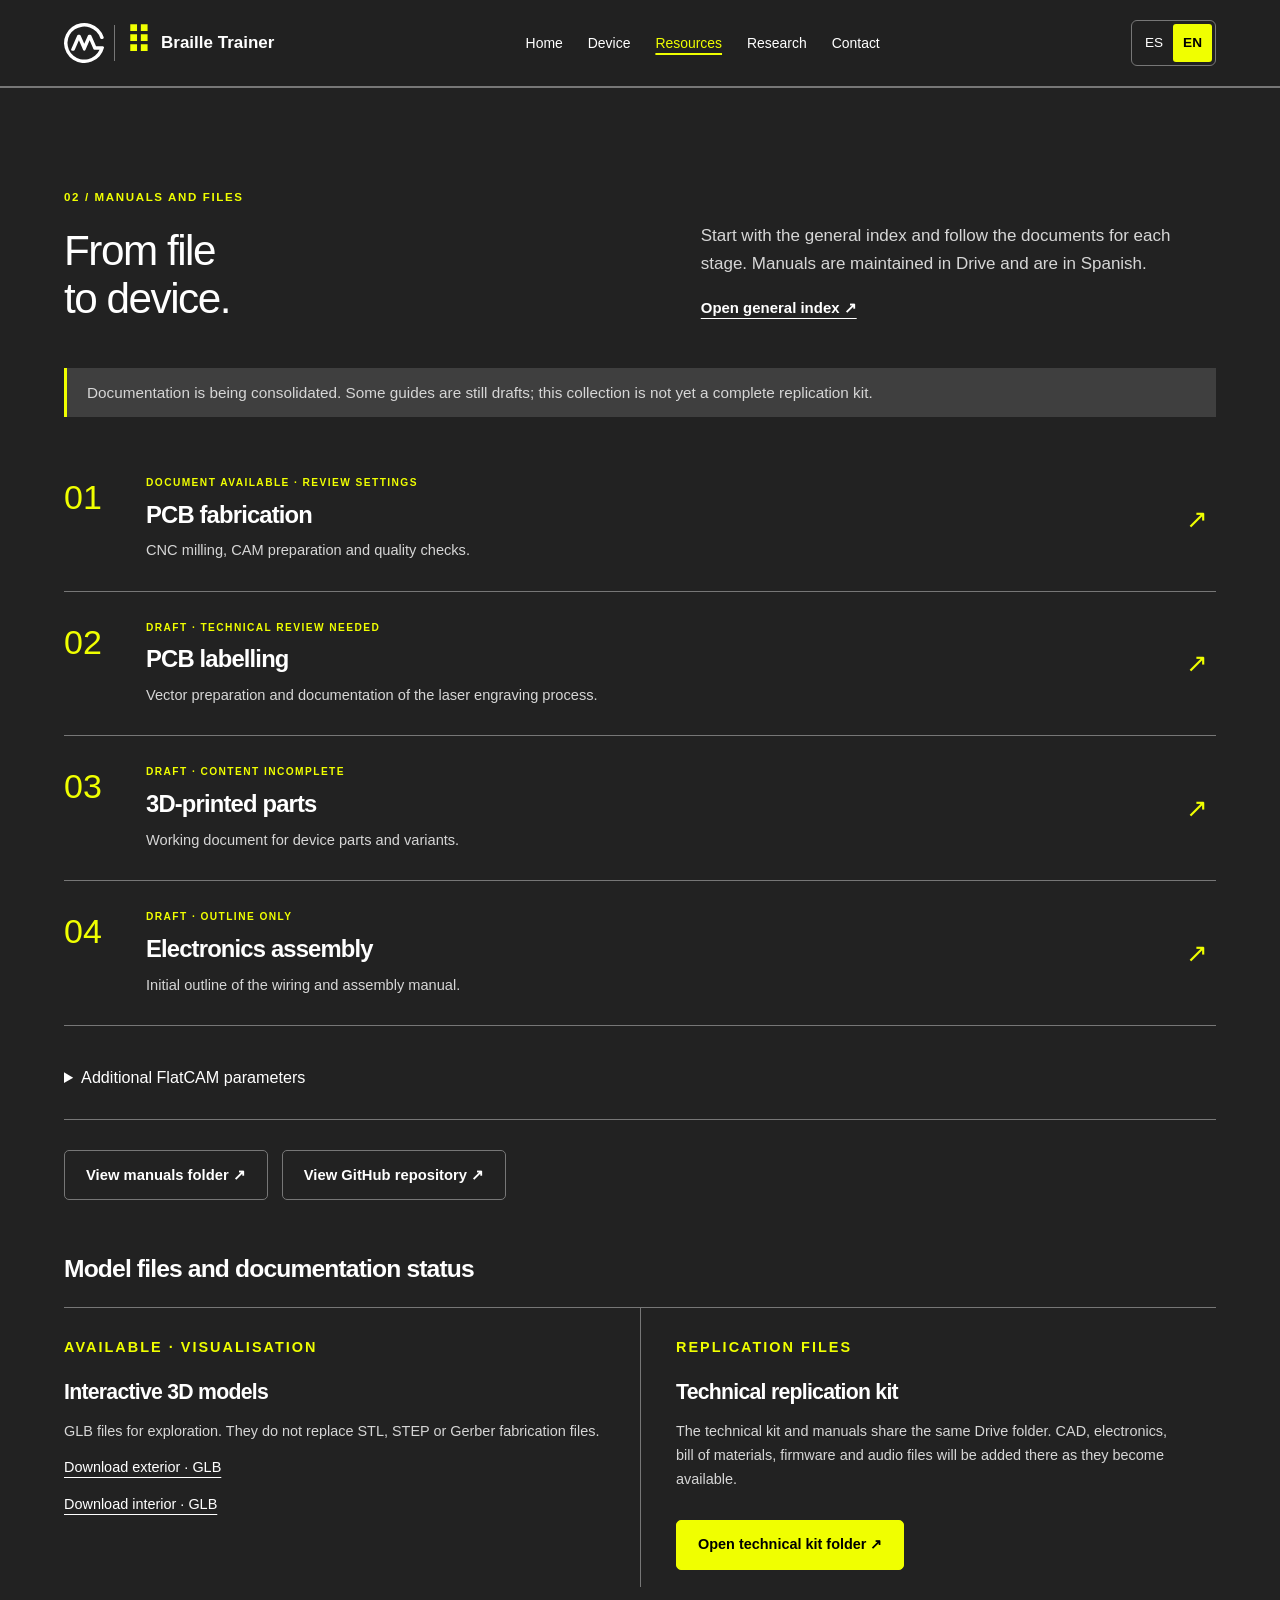
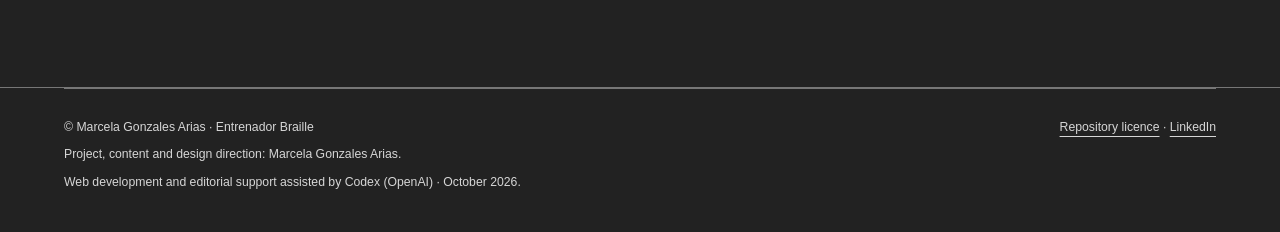
<file: recursos.html>
<!doctype html><html lang="es"><head><meta charset="utf-8"><meta name="viewport" content="width=device-width,initial-scale=1"><title>Recursos | Entrenador Braille</title><meta name="description" content="Entrenador Braille: contexto, dispositivo, manuales y archivos para replicar el proyecto."><meta name="theme-color" content="#222222"><link rel="stylesheet" href="assets/css/repository.css"><script defer src="assets/js/repository.js"></script></head><body data-title-es="Recursos" data-title-en="Resources"><a class="skip" href="#main"><span lang="es">Saltar al contenido</span><span lang="en">Skip to content</span></a><header><a class="brand" href="index.html"><img class="author-logo" src="assets/css/images/logomga-07.svg" alt="Logo de Marcela Gonzales" data-es-alt="Logo de Marcela Gonzales" data-en-alt="Marcela Gonzales logo"><span class="brand-dots" aria-hidden="true">⠿</span><span><span lang="es">Entrenador Braille</span><span lang="en">Braille Trainer</span></span></a><nav aria-label="Principal" data-es-label="Principal" data-en-label="Main"><a href="index.html"><span lang="es">Inicio</span><span lang="en">Home</span></a><a href="dispositivo.html"><span lang="es">Dispositivo</span><span lang="en">Device</span></a><a href="recursos.html" aria-current="page"><span lang="es">Recursos</span><span lang="en">Resources</span></a><a href="investigacion.html"><span lang="es">Investigación</span><span lang="en">Research</span></a><a href="contacto.html"><span lang="es">Contacto</span><span lang="en">Contact</span></a></nav><div class="language" role="group" aria-label="Idioma / Language"><button type="button" data-lang="es" aria-pressed="true">ES</button><button type="button" data-lang="en" aria-pressed="false">EN</button></div></header><main id="main"><section class="band" id="two"><div class="wrap section"><div class="section-heading"><div><p class="eyebrow">02 / <span lang="es">Manuales y archivos</span><span lang="en">Manuals and files</span></p><h1 class="page-title"><span lang="es">Del archivo<br>al dispositivo.</span><span lang="en">From file<br>to device.</span></h1></div><div><p><span lang="es">Empieza por el índice general y sigue los documentos de cada etapa. Los manuales se mantienen en Drive y están en español.</span><span lang="en">Start with the general index and follow the documents for each stage. Manuals are maintained in Drive and are in Spanish.</span></p><a class="text-link" href="https://docs.google.com/document/d/1r_yGenw4m6FoteHzd9JH3LF7iclDCr72z_JPFqkVDJo/edit"><span lang="es">Abrir índice general ↗</span><span lang="en">Open general index ↗</span></a></div></div><p class="notice"><span lang="es">Documentación en consolidación. Algunas guías todavía son borradores; este conjunto aún no constituye un kit completo de réplica.</span><span lang="en">Documentation is being consolidated. Some guides are still drafts; this collection is not yet a complete replication kit.</span></p><div class="manuals"><article class="manual"><span class="step">01</span><div><p class="eyebrow"><span lang="es">Documento disponible · revisar parámetros</span><span lang="en">Document available · review settings</span></p><h3><a class="" href="https://docs.google.com/document/d/1dfS9NW_ut0jJZpqYaFbNY1CF9VBpb4iiFLq_xdm6PLM/edit"><span lang="es">Fabricación de PCB</span><span lang="en">PCB fabrication</span></a></h3><p><span lang="es">Mecanizado CNC, preparación CAM y controles de calidad.</span><span lang="en">CNC milling, CAM preparation and quality checks.</span></p></div><span aria-hidden="true" class="arrow">↗</span></article><article class="manual"><span class="step">02</span><div><p class="eyebrow"><span lang="es">Borrador · revisión técnica pendiente</span><span lang="en">Draft · technical review needed</span></p><h3><a class="" href="https://docs.google.com/document/d/1JOO_JgBzeP0uWEVBjrglgydu1hjrcSU_ND9bbQcMCPE/edit"><span lang="es">Etiquetado de PCB</span><span lang="en">PCB labelling</span></a></h3><p><span lang="es">Preparación de vectores y registro del proceso de grabado láser.</span><span lang="en">Vector preparation and documentation of the laser engraving process.</span></p></div><span aria-hidden="true" class="arrow">↗</span></article><article class="manual"><span class="step">03</span><div><p class="eyebrow"><span lang="es">Borrador · contenido por completar</span><span lang="en">Draft · content incomplete</span></p><h3><a class="" href="https://docs.google.com/document/d/1K1DmHX1sjO6tC_kxgTZgUHE5akLwmaRAuKY2QX3DUuQ/edit"><span lang="es">Fabricación de piezas 3D</span><span lang="en">3D-printed parts</span></a></h3><p><span lang="es">Documento de trabajo para las piezas y variantes del dispositivo.</span><span lang="en">Working document for device parts and variants.</span></p></div><span aria-hidden="true" class="arrow">↗</span></article><article class="manual"><span class="step">04</span><div><p class="eyebrow"><span lang="es">Borrador · solo estructura</span><span lang="en">Draft · outline only</span></p><h3><a class="" href="https://docs.google.com/document/d/126Rte2xukf5Ss38-eO4Bp7O5ULria9NHjhVT3K91pD4/edit"><span lang="es">Ensamblaje electrónico</span><span lang="en">Electronics assembly</span></a></h3><p><span lang="es">Estructura inicial del manual de conexiones y ensamblaje.</span><span lang="en">Initial outline of the wiring and assembly manual.</span></p></div><span aria-hidden="true" class="arrow">↗</span></article></div><details><summary><span lang="es">Parámetros complementarios de FlatCAM</span><span lang="en">Additional FlatCAM parameters</span></summary><ul><li><a class="" href="https://drive.google.com/file/d/1waWDyY87VZlbuStp0GSd-4o-iv72rRUd/view"><span lang="es">Corte de agujeros internos · imagen</span><span lang="en">Internal hole cutting · image</span></a></li><li><a class="" href="https://drive.google.com/file/d/1ujN--Y2sINBR9VtkGHbZMHFvcYGKvzqo/view"><span lang="es">Corte externo · imagen</span><span lang="en">External contour cutting · image</span></a></li></ul></details><div class="actions"><a class="button" href="https://drive.google.com/drive/folders/1Jl2o94qVZYhU2ftmxr6Ul1J73SKxSgrd"><span lang="es">Ver carpeta de manuales ↗</span><span lang="en">View manuals folder ↗</span></a><a class="button" href="https://github.com/mgonzari/BrailleTrainer"><span lang="es">Ver repositorio en GitHub ↗</span><span lang="en">View GitHub repository ↗</span></a></div>
<h3 class="subheading"><span lang="es">Archivos del modelo y estado de la documentación</span><span lang="en">Model files and documentation status</span></h3><div class="downloads"><div><p class="eyebrow"><span lang="es">Disponibles · Visualización</span><span lang="en">Available · Visualisation</span></p><h4><span lang="es">Modelos 3D interactivos</span><span lang="en">Interactive 3D models</span></h4><p><span lang="es">Archivos GLB para explorar. No sustituyen los archivos de fabricación STL, STEP o Gerber.</span><span lang="en">GLB files for exploration. They do not replace STL, STEP or Gerber fabrication files.</span></p><a class="" href="assets/models/exterior.glb"><span lang="es">Descargar exterior · GLB</span><span lang="en">Download exterior · GLB</span></a><br><a class="" href="assets/models/interior.glb"><span lang="es">Descargar interior · GLB</span><span lang="en">Download interior · GLB</span></a></div><div><p class="eyebrow"><span lang="es">Archivos para replicar</span><span lang="en">Replication files</span></p><h4><span lang="es">Kit técnico de réplica</span><span lang="en">Technical replication kit</span></h4><p><span lang="es">El kit técnico y los manuales se reúnen en la misma carpeta de Drive. Allí se incorporarán los archivos CAD, electrónica, lista de materiales, firmware y audios, según estén disponibles.</span><span lang="en">The technical kit and manuals share the same Drive folder. CAD, electronics, bill of materials, firmware and audio files will be added there as they become available.</span><p><a class="button primary" href="https://drive.google.com/drive/folders/1Jl2o94qVZYhU2ftmxr6Ul1J73SKxSgrd"><span lang="es">Abrir carpeta del kit técnico ↗</span><span lang="en">Open technical kit folder ↗</span></a></p></p></div></div></div></section></main><footer class="wrap"><div><p>© Marcela Gonzales Arias · Entrenador Braille</p><p><span lang="es">Proyecto, contenidos y dirección de diseño: Marcela Gonzales Arias.</span><span lang="en">Project, content and design direction: Marcela Gonzales Arias.</span></p><p><span lang="es">Desarrollo web y apoyo editorial con asistencia de Codex (OpenAI) · octubre de 2026.</span><span lang="en">Web development and editorial support assisted by Codex (OpenAI) · October 2026.</span></p></div><div><a class="" href="LICENSE"><span lang="es">Licencia del repositorio</span><span lang="en">Repository licence</span></a> · <a class="" href="https://www.linkedin.com/in/marcela-gonzales-arias/"><span lang="es">LinkedIn</span><span lang="en">LinkedIn</span></a></div></footer><noscript><p class="noscript">El contenido y los enlaces están disponibles sin JavaScript. Actívalo para cambiar el idioma y explorar el modelo 3D.</p></noscript></body></html>
</file>
<file: assets/css/repository.css>
:root{color-scheme:dark;--bg:#222222;--panel:#3f3f3f;--line:#777777;--text:#ffffff;--muted:#d6d6d6;--accent:#f0ff00;--ink:#000000;font-family:Arial,Helvetica,sans-serif;font-size:17px}*{box-sizing:border-box}html{scroll-behavior:smooth;scroll-padding-top:110px}body{margin:0;background:var(--bg);color:var(--text);line-height:1.65}html[lang=es] [lang=en],html[lang=en] [lang=es],[hidden]{display:none!important}a{color:inherit;text-underline-offset:5px}a:hover{color:var(--accent)}button{font:inherit;cursor:pointer}button:disabled{opacity:.55;cursor:default}a,button,summary{-webkit-tap-highlight-color:transparent}:focus-visible{outline:3px solid var(--accent);outline-offset:5px}h1,h2,h3,h4,p,figure{margin:0}h1,h2,h3,h4{line-height:1.13;letter-spacing:-.035em}h1{font-size:clamp(2.5rem,4.3vw,4.6rem);font-weight:500}h1 em{color:var(--accent);font-style:normal}h2{font-size:clamp(2rem,3.3vw,3.4rem);font-weight:500}h3{font-size:1.45rem}h4{font-size:1.25rem}p{color:var(--muted)}p+p{margin-top:1rem}.wrap{width:min(1240px,90%);margin:auto}.section{padding:100px 0}.eyebrow{text-transform:uppercase;font-size:.68rem;font-weight:700;letter-spacing:.14em;color:var(--accent);margin-bottom:20px}.lead{font-size:1.08rem;line-height:1.7}.small{font-size:.82rem;margin-top:22px}.skip{position:fixed;z-index:100;top:-100px;left:20px;background:var(--accent);color:var(--ink);padding:10px 18px}.skip:focus{top:10px;color:var(--ink)}header{position:sticky;top:0;z-index:20;display:flex;align-items:center;justify-content:space-between;gap:22px;padding:20px 5%;background:#222222f5;border-bottom:1px solid var(--line)}.brand{display:flex;align-items:center;gap:10px;font-size:1rem;font-weight:700;text-decoration:none;white-space:nowrap}.brand-dots{font-size:2.1rem;color:var(--accent);line-height:1}nav{display:flex;gap:25px}nav a{font-size:.82rem;text-decoration:none;padding:8px 0}.language{display:flex;border:1px solid var(--line);padding:3px;border-radius:6px}.language button{border:0;color:var(--text);background:transparent;padding:6px 10px;font-size:.8rem;min-height:38px}.language button[aria-pressed=true]{background:var(--accent);color:var(--ink);border-radius:3px;font-weight:700}.hero{display:grid;grid-template-columns:1.08fr 1fr;gap:55px;align-items:center;min-height:720px;padding-top:70px;padding-bottom:70px}.hero-copy .lead{margin-top:30px;max-width:590px}.actions{display:flex;gap:14px;flex-wrap:wrap;margin-top:30px}.button{display:inline-flex;align-items:center;justify-content:center;text-decoration:none;min-height:48px;padding:12px 21px;border:1px solid var(--line);border-radius:5px;font-size:.87rem;background:transparent;color:var(--text);font-weight:700}.button:hover{border-color:var(--accent)}.primary{background:var(--accent);color:var(--ink);border-color:var(--accent)}.primary:hover{color:var(--ink);background:#f5ff66}.credit{font-size:.76rem;margin-top:35px;line-height:1.6}.hero-image{align-self:stretch;display:flex;flex-direction:column;justify-content:center}.hero-image img{width:100%;height:520px;object-fit:cover;object-position:63% 50%;border-radius:160px 12px 12px 12px}.hero-image figcaption{font-size:.7rem;color:var(--muted);margin-top:14px}.section-heading{display:grid;grid-template-columns:1.1fr 1fr;gap:70px;align-items:end;margin-bottom:45px}.section-heading p{max-width:530px}.explorer{display:grid;grid-template-columns:minmax(0,1.6fr) minmax(280px,1fr);border:1px solid var(--line);border-radius:12px;overflow:hidden;background:var(--panel)}.viewer-column{min-width:0}.viewer-toolbar{display:flex;gap:7px;padding:15px;border-bottom:1px solid var(--line);flex-wrap:wrap}.viewer-toolbar button{background:transparent;color:var(--text);border:1px solid var(--line);border-radius:5px;padding:8px 13px;font-size:.8rem;min-height:44px}.viewer-toolbar button[aria-pressed=true]{background:var(--accent);border-color:var(--accent);color:var(--ink)}#reset{margin-left:auto}.stage{position:relative;height:520px;background:#222}.stage>img{width:100%;height:100%;object-fit:contain}.stage #load-model{position:absolute;bottom:28px;left:50%;transform:translateX(-50%);white-space:nowrap;z-index:2}#model-slot,model-viewer{width:100%;height:100%}#model-slot:empty{display:none}model-viewer{display:block;background:#222}.viewer-help{font-size:.74rem;padding:15px 20px}.status{font-size:.8rem;padding:0 20px 15px;color:var(--accent);min-height:28px}.parts{padding:30px;border-left:1px solid var(--line)}.parts>p:not(.eyebrow){font-size:.82rem;margin-top:16px}#part-list{max-height:385px;overflow:auto;padding-left:30px;margin-bottom:0;font-size:.83rem}#part-list li{padding:5px 0}#part-list li::marker{color:var(--accent);font-weight:700}.hotspot{border:2px solid #000000;border-radius:50%;width:30px;height:30px;padding:0;background:#f0ff00;color:#000000;font-size:13px;font-weight:700;opacity:0;pointer-events:none}.hotspot[data-visible]{opacity:1;pointer-events:auto}.hotspot:focus{opacity:1;pointer-events:auto}.device-summary{display:grid;grid-template-columns:repeat(3,1fr);gap:40px;margin-top:44px}.device-summary h3{font-size:1.15rem;margin-bottom:14px}.device-summary p{font-size:.88rem}.band{background:#222222;border-block:1px solid var(--line)}.notice{border-left:3px solid var(--accent);padding:12px 20px;background:#3f3f3f;font-size:.9rem;margin-bottom:30px}.manual{display:grid;grid-template-columns:62px 1fr 30px;gap:20px;align-items:center;padding:28px 0;border-bottom:1px solid var(--line)}.manual .step{font-size:2rem;color:var(--accent);font-weight:400;align-self:start;line-height:1.3}.manual .eyebrow{font-size:.6rem;margin-bottom:10px}.manual h3{font-size:1.4rem}.manual h3 a{text-decoration:none}.manual h3 a:hover{text-decoration:underline}.manual p:not(.eyebrow){font-size:.86rem;margin-top:10px}.arrow{font-size:1.5rem;color:var(--accent)}.text-link{display:inline-block;margin-top:18px;font-size:.88rem;font-weight:700}.subheading{margin-top:55px;margin-bottom:24px}.downloads{display:grid;grid-template-columns:1fr 1fr;border-top:1px solid var(--line)}.downloads>div{padding:28px 35px 0 0}.downloads>div+div{border-left:1px solid var(--line);padding-left:35px}.downloads h4{margin-bottom:16px}.downloads p,.downloads a{font-size:.85rem}.downloads a{display:inline-block;margin-top:12px}details{border-bottom:1px solid var(--line);padding:22px 0;margin-top:10px}summary{cursor:pointer;font-size:.95rem;padding:6px 0}details li{margin:12px 0;font-size:.88rem}.research-grid{display:grid;grid-template-columns:1fr 1fr;gap:60px}.research-grid h3{margin-bottom:22px}.research-grid p{font-size:.91rem}.research-data{background:var(--panel);padding:28px;border-radius:8px}.research-data p{font-size:.75rem;margin-top:20px}table{width:100%;border-collapse:collapse;font-size:.83rem}caption{text-align:left;margin-bottom:25px;font-weight:700}th,td{padding:15px 6px;text-align:left;border-bottom:1px solid var(--line)}thead{color:var(--muted)}tbody td:last-child{font-size:1.3rem;color:var(--accent);font-weight:700}.media-section{display:flex;justify-content:space-between;align-items:center;background:var(--accent);color:var(--ink);border-radius:10px;padding:45px 50px;gap:35px}.media-section .eyebrow,.media-section p{color:var(--ink)}.media-section p{margin:20px 0}.media-section .eyebrow{margin-top:0}.media-section .button{color:var(--ink);border-color:var(--ink)}.media-mark{font-size:5rem;opacity:.6}.contact{display:grid;grid-template-columns:1.25fr 1fr;gap:100px}.contact p{margin:24px 0}.contact>div:nth-child(2){align-self:center}.contact h3{font-size:1.3rem}footer{border-top:1px solid var(--line);padding:28px 0 40px;display:flex;justify-content:space-between;gap:25px;color:var(--muted);font-size:.72rem}.noscript{padding:20px}.anchor{scroll-margin-top:120px}
@media(min-width:1600px){.hero{min-height:800px}}@media(max-width:1000px){header{gap:15px;flex-wrap:wrap}nav{order:3;width:100%;justify-content:center;gap:30px}.hero{gap:30px}.hero-image img{height:450px}.explorer{grid-template-columns:1fr}.parts{border-left:0;border-top:1px solid var(--line)}#part-list{columns:2;max-height:none}.section-heading{gap:35px}.research-grid,.contact{gap:35px}.hero{min-height:auto}.media-mark{font-size:3rem}}@media(max-width:650px){:root{font-size:16px}html{scroll-padding-top:150px}.wrap{width:90%}header{padding:12px 5%}.brand{font-size:.88rem}nav{gap:0;justify-content:space-between}nav a{font-size:.75rem;min-height:40px}.hero{grid-template-columns:1fr;padding-top:45px;padding-bottom:45px;gap:35px}.hero-image img{height:360px;border-top-left-radius:90px}.section{padding:60px 0}.section-heading,.research-grid,.contact,.downloads{grid-template-columns:1fr;gap:28px}.section-heading{margin-bottom:30px}.section-heading h2 br{display:none}.device-summary{grid-template-columns:1fr;gap:26px}.stage{height:400px}.parts{padding:24px}#part-list{columns:1}.manual{grid-template-columns:40px 1fr 20px;gap:12px}.manual .step{font-size:1.5rem}.manual h3{font-size:1.2rem}.downloads>div+div{border-left:0;padding-left:0}.downloads>div{padding-right:0}.media-section{padding:28px}.media-mark{display:none}.research-data{padding:18px}th,td{padding:12px 4px;font-size:.73rem}footer{flex-direction:column;gap:12px}.hero .actions .button{flex-grow:1}.contact{gap:45px}.viewer-toolbar{gap:6px}.viewer-toolbar button{font-size:.74rem;padding:8px 10px}}@media(prefers-reduced-motion:reduce){html{scroll-behavior:auto}*{animation:none!important;transition:none!important}}@media(forced-colors:active){.button,.hotspot{border:2px solid ButtonText}}

/* Photographs supplied by the author: preserve the complete devices. */
.hero-image img{height:auto;aspect-ratio:4/3;object-fit:contain;object-position:center;border-radius:12px}
.device-photo{margin-top:-45px;margin-bottom:80px;display:grid;grid-template-columns:minmax(0,1.5fr) minmax(180px,.65fr);gap:32px;align-items:center}
.device-photo img{display:block;width:100%;height:auto;border-radius:10px}
.device-photo figcaption{color:var(--muted);font-size:.9rem;max-width:280px;border-left:2px solid var(--accent);padding-left:22px}
@media(max-width:650px){.device-photo{grid-template-columns:1fr;margin-top:-20px;margin-bottom:50px;gap:18px}.device-photo figcaption{max-width:none}.hero-image img{height:auto;border-radius:10px}}

.author-logo{width:40px;height:40px;object-fit:contain}.brand-dots{border-left:1px solid var(--line);padding-left:10px}.brand{white-space:normal;max-width:290px}nav a[aria-current=page]{color:var(--accent);text-decoration:underline;text-decoration-thickness:2px}.home-context{padding:20px 0 70px;max-width:950px}.home-context h2{margin-bottom:22px}.photo-gallery{display:grid;grid-template-columns:1fr 1fr;gap:32px;margin-top:35px}.photo-gallery img{width:100%;height:auto;border-radius:8px}.photo-gallery figcaption{font-size:.82rem;color:var(--muted);margin-top:12px}.gallery-section{padding-top:0}.media-section{margin-bottom:70px}.sus-guide{width:100%;margin:40px 0}.sus-guide h2{font-size:1.7rem;margin-bottom:20px}.sus-guide p{margin:18px 0}.research-grid{grid-template-columns:1fr}.research-data td:last-child{font-size:.85rem;color:var(--text);font-weight:400}.research-data td:nth-child(3){font-size:1.3rem;color:var(--accent);font-weight:700}footer p{font-size:.72rem}footer p+p{margin-top:7px}@media(max-width:1100px){nav{order:3;width:100%;justify-content:space-between}header{flex-wrap:wrap}}@media(max-width:650px){.brand{max-width:220px;font-size:.8rem}.author-logo{width:32px;height:32px}.photo-gallery{grid-template-columns:1fr}.research-data{overflow:auto}nav a{font-size:.7rem}.research-data td:nth-child(3){font-size:1rem}.home-context{padding-bottom:50px}}

.page-title{font-size:clamp(2rem,3.3vw,3.4rem);font-weight:500}
</file>
